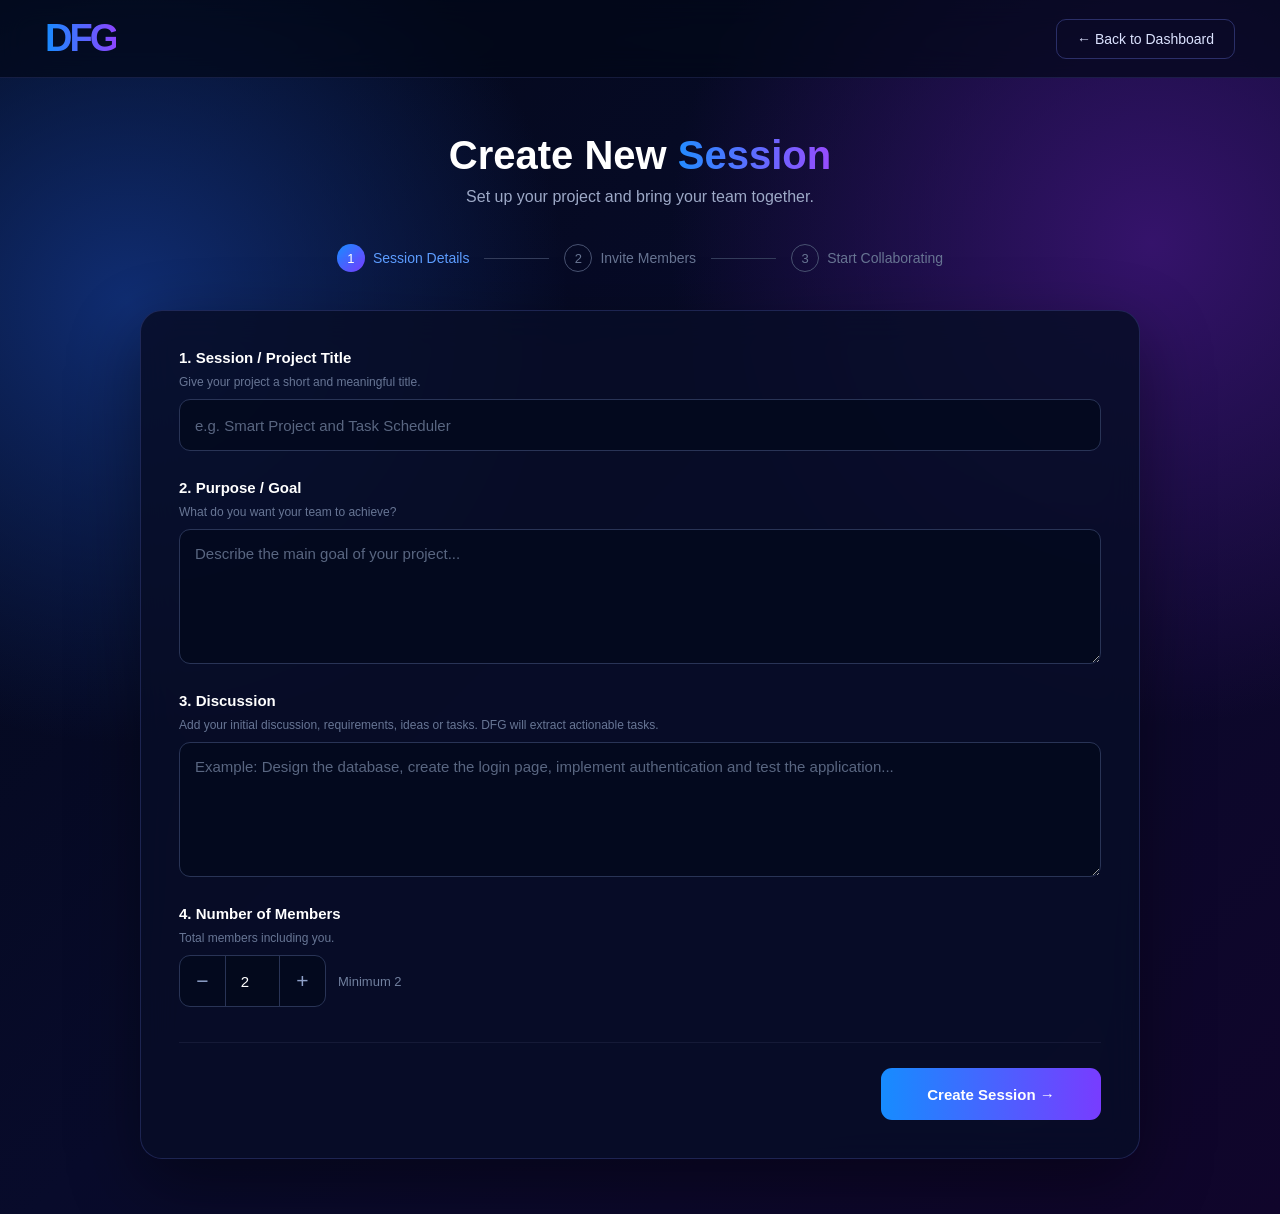
<file: create_session.html>
<!DOCTYPE html>
<html lang="en">

<head>
    <meta charset="UTF-8">
    <meta name="viewport" content="width=device-width, initial-scale=1.0">

    <title>DFG - Create Session</title>

    <style>
        * {
            margin: 0;
            padding: 0;
            box-sizing: border-box;
        }

        body {
            min-height: 100vh;
            font-family: Arial, sans-serif;
            color: white;

            background:
                radial-gradient(circle at 10% 25%, #102d72 0%, transparent 30%),
                radial-gradient(circle at 90% 20%, #35136b 0%, transparent 32%),
                linear-gradient(135deg, #020817, #080b2b, #10052b);
        }

        /* HEADER */

        header {
            height: 78px;
            padding: 0 45px;

            display: flex;
            align-items: center;
            justify-content: space-between;

            border-bottom: 1px solid rgba(130, 140, 255, 0.15);

            background: rgba(2, 8, 23, 0.7);
            backdrop-filter: blur(15px);
        }

        .logo {
            font-size: 38px;
            font-weight: 800;
            letter-spacing: -3px;

            background: linear-gradient(90deg, #168cff, #8b45ff);
            -webkit-background-clip: text;
            -webkit-text-fill-color: transparent;
        }

        .back {
            padding: 11px 20px;

            border: 1px solid rgba(120, 135, 255, 0.3);
            border-radius: 10px;

            background: transparent;
            color: #dce3ff;

            cursor: pointer;
            font-size: 14px;
        }

        .back:hover {
            background: rgba(100, 100, 255, 0.08);
        }

        /* MAIN */

        .main {
            width: min(1000px, 92%);
            margin: auto;
            padding: 55px 0;
        }

        .heading {
            text-align: center;
            margin-bottom: 38px;
        }

        .heading h1 {
            font-size: 40px;
            margin-bottom: 10px;
        }

        .heading h1 span {
            background: linear-gradient(90deg, #238cff, #984cff);
            -webkit-background-clip: text;
            -webkit-text-fill-color: transparent;
        }

        .heading p {
            color: #9da9c7;
            font-size: 16px;
        }

        /* PROGRESS */

        .steps {
            display: flex;
            justify-content: center;
            align-items: center;
            gap: 15px;

            margin-bottom: 38px;
        }

        .step {
            display: flex;
            align-items: center;
            gap: 8px;

            color: #687593;
            font-size: 14px;
        }

        .step.active {
            color: #5d9dff;
        }

        .circle {
            width: 28px;
            height: 28px;

            border-radius: 50%;

            display: flex;
            align-items: center;
            justify-content: center;

            border: 1px solid #485271;

            font-size: 13px;
        }

        .step.active .circle {
            background: linear-gradient(135deg, #168cff, #783cff);
            border: none;
            color: white;
        }

        .connector {
            width: 65px;
            height: 1px;
            background: #343d5b;
        }

        /* FORM CARD */

        .card {
            background: rgba(7, 13, 39, 0.86);

            border: 1px solid rgba(120, 135, 255, 0.2);

            border-radius: 22px;

            padding: 38px;

            box-shadow:
                0 25px 70px rgba(0, 0, 0, 0.4);

            backdrop-filter: blur(18px);
        }

        .form-grid {
            display: grid;
            grid-template-columns: 1fr 1fr;
            gap: 28px;
        }

        .field {
            display: flex;
            flex-direction: column;
        }

        .full {
            grid-column: 1 / -1;
        }

        label {
            font-size: 15px;
            font-weight: 600;
            margin-bottom: 9px;
        }

        .hint {
            color: #687695;
            font-size: 12px;
            margin-bottom: 10px;
        }

        input,
        textarea {
            width: 100%;

            border: 1px solid #293456;
            border-radius: 11px;

            background: rgba(3, 9, 28, 0.8);

            color: white;

            padding: 15px;

            font-size: 15px;

            outline: none;

            transition: 0.2s;
        }

        input {
            height: 52px;
        }

        textarea {
            min-height: 135px;
            resize: vertical;
            font-family: Arial, sans-serif;
        }

        input:focus,
        textarea:focus {
            border-color: #596cff;

            box-shadow:
                0 0 0 3px rgba(80, 90, 255, 0.08);
        }

        input::placeholder,
        textarea::placeholder {
            color: #596681;
        }

        /* MEMBERS */

        .member-box {
            display: flex;
            align-items: center;
            gap: 12px;
        }

        .member-control {
            display: flex;
            align-items: center;

            height: 52px;

            border: 1px solid #293456;
            border-radius: 11px;

            background: rgba(3, 9, 28, 0.8);
        }

        .member-control button {
            width: 45px;
            height: 100%;

            border: none;
            background: transparent;

            color: #8ea0c9;

            font-size: 21px;
            cursor: pointer;
        }

        .member-control button:hover {
            color: white;
        }

        #members {
            width: 55px;
            height: 100%;

            border: none;
            border-left: 1px solid #293456;
            border-right: 1px solid #293456;

            border-radius: 0;

            text-align: center;

            padding: 0;
        }

        .member-note {
            color: #71809f;
            font-size: 13px;
        }

        /* BUTTON */

        .bottom {
            display: flex;
            justify-content: flex-end;

            margin-top: 35px;
            padding-top: 25px;

            border-top: 1px solid rgba(100, 110, 150, 0.15);
        }

        .create-btn {
            min-width: 220px;
            height: 52px;

            border: none;
            border-radius: 11px;

            background: linear-gradient(
                90deg,
                #168cff,
                #783cff
            );

            color: white;

            font-size: 15px;
            font-weight: 700;

            cursor: pointer;

            transition: 0.2s;
        }

        .create-btn:hover {
            transform: translateY(-2px);

            box-shadow:
                0 12px 35px rgba(80, 80, 255, 0.25);
        }

        @media (max-width: 700px) {

            header {
                padding: 0 20px;
            }

            .main {
                padding: 40px 0;
            }

            .form-grid {
                grid-template-columns: 1fr;
            }

            .full {
                grid-column: auto;
            }

            .card {
                padding: 25px;
            }

            .heading h1 {
                font-size: 32px;
            }

            .connector {
                width: 25px;
            }
        }
    </style>
</head>


<body>

    <!-- HEADER -->

    <header>

        <div class="logo">
            DFG
        </div>

        <button
            class="back"
            onclick="window.location.href='/dashboard'">

            ← Back to Dashboard

        </button>

    </header>


    <!-- MAIN -->

    <main class="main">

        <div class="heading">

            <h1>
                Create New <span>Session</span>
            </h1>

            <p>
                Set up your project and bring your team together.
            </p>

        </div>


        <!-- PROGRESS -->

        <div class="steps">

            <div class="step active">

                <div class="circle">
                    1
                </div>

                Session Details

            </div>

            <div class="connector"></div>

            <div class="step">

                <div class="circle">
                    2
                </div>

                Invite Members

            </div>

            <div class="connector"></div>

            <div class="step">

                <div class="circle">
                    3
                </div>

                Start Collaborating

            </div>

        </div>


        <!-- FORM -->

        <div class="card">

            <form
                action="/create-session"
                method="POST">


                <div class="form-grid">


                    <!-- TITLE -->

                    <div class="field full">

                        <label for="title">
                            1. Session / Project Title
                        </label>

                        <div class="hint">
                            Give your project a short and meaningful title.
                        </div>

                        <input
                            type="text"
                            id="title"
                            name="title"
                            placeholder="e.g. Smart Project and Task Scheduler"
                            maxlength="100"
                            required>

                    </div>


                    <!-- GOAL -->

                    <div class="field full">

                        <label for="goal">
                            2. Purpose / Goal
                        </label>

                        <div class="hint">
                            What do you want your team to achieve?
                        </div>

                        <textarea
                            id="goal"
                            name="goal"
                            placeholder="Describe the main goal of your project..."
                            maxlength="500"
                            required></textarea>

                    </div>


                    <!-- DISCUSSION -->

                    <div class="field full">

                        <label for="discussion">
                            3. Discussion
                        </label>

                        <div class="hint">
                            Add your initial discussion, requirements,
                            ideas or tasks. DFG will extract actionable tasks.
                        </div>

                        <textarea
                            id="discussion"
                            name="discussion"
                            placeholder="Example: Design the database, create the login page, implement authentication and test the application..."
                            maxlength="2000"
                            required></textarea>

                    </div>


                    <!-- MEMBERS -->

                    <div class="field">

                        <label for="members">
                            4. Number of Members
                        </label>

                        <div class="hint">
                            Total members including you.
                        </div>

                        <div class="member-box">

                            <div class="member-control">

                                <button
                                    type="button"
                                    onclick="changeMembers(-1)">
                                    −
                                </button>

                                <input
                                    type="number"
                                    id="members"
                                    name="members"
                                    value="2"
                                    min="2"
                                    max="50"
                                    readonly>

                                <button
                                    type="button"
                                    onclick="changeMembers(1)">
                                    +
                                </button>

                            </div>

                            <span class="member-note">
                                Minimum 2
                            </span>

                        </div>

                    </div>


                </div>


                <!-- BUTTON -->

                <div class="bottom">

                    <button
                        type="submit"
                        class="create-btn">

                        Create Session →

                    </button>

                </div>


            </form>

        </div>

    </main>


    <script>

        function changeMembers(amount) {

            const input =
                document.getElementById("members");

            let value =
                parseInt(input.value);

            value += amount;

            if (value < 2) {
                value = 2;
            }

            if (value > 50) {
                value = 50;
            }

            input.value = value;
        }

    </script>

</body>

</html>
</file>
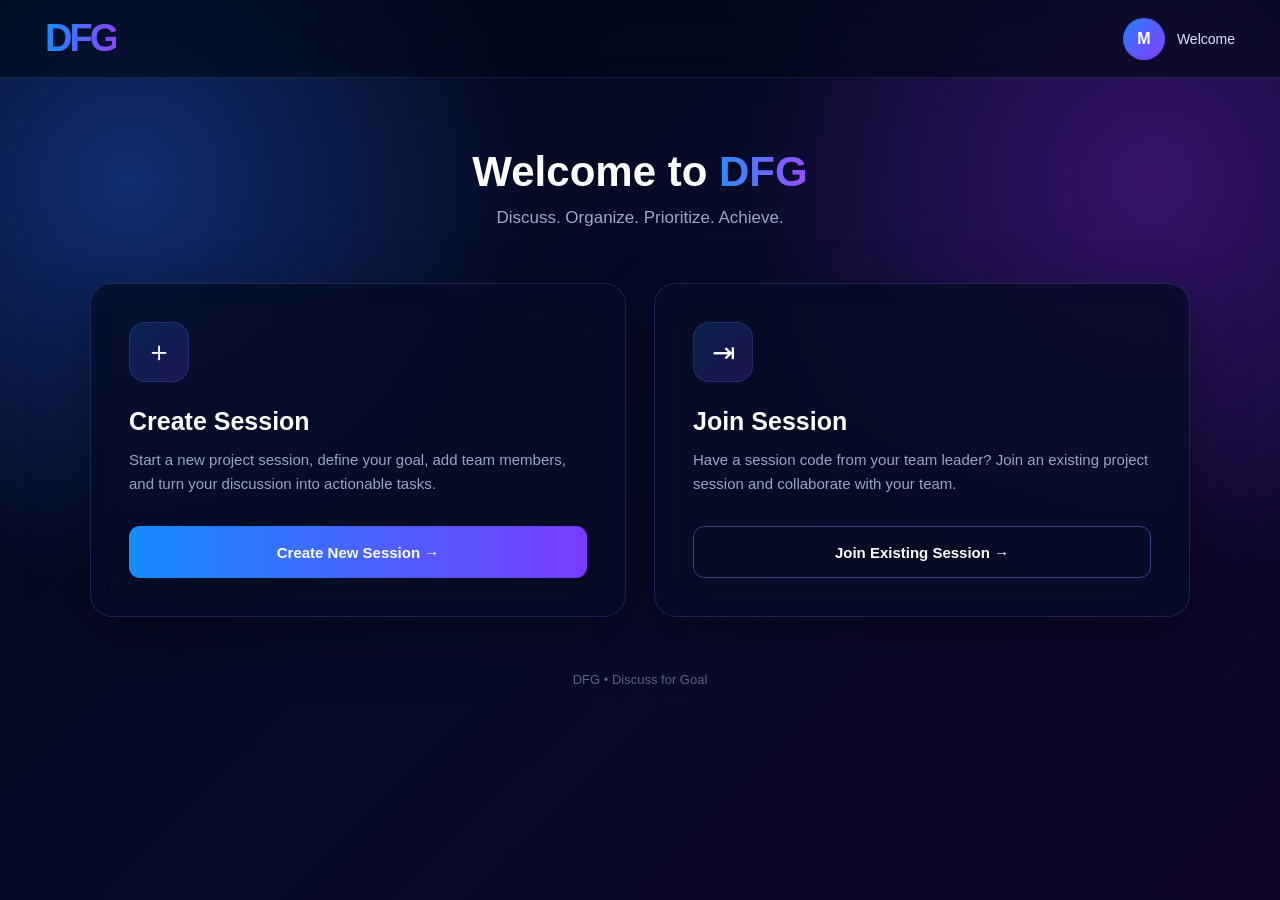
<file: dashboard.html>
<!DOCTYPE html>
<html lang="en">

<head>
    <meta charset="UTF-8">
    <meta name="viewport" content="width=device-width, initial-scale=1.0">

    <title>DFG - Dashboard</title>

    <style>
        * {
            margin: 0;
            padding: 0;
            box-sizing: border-box;
        }

        body {
            min-height: 100vh;
            font-family: Arial, sans-serif;
            color: white;

            background:
                radial-gradient(circle at 10% 20%, #102d72 0%, transparent 30%),
                radial-gradient(circle at 90% 20%, #35136b 0%, transparent 30%),
                linear-gradient(135deg, #020817, #080b2b, #10052b);
        }

        /* ---------------- HEADER ---------------- */

        header {
            height: 78px;
            padding: 0 45px;

            display: flex;
            align-items: center;
            justify-content: space-between;

            border-bottom: 1px solid rgba(130, 140, 255, 0.15);

            background: rgba(2, 8, 23, 0.65);
            backdrop-filter: blur(15px);
        }

        .logo {
            font-size: 38px;
            font-weight: 800;
            letter-spacing: -3px;

            background: linear-gradient(90deg, #168cff, #8b45ff);
            -webkit-background-clip: text;
            -webkit-text-fill-color: transparent;
        }

        .profile {
            display: flex;
            align-items: center;
            gap: 12px;
        }

        .avatar {
            width: 42px;
            height: 42px;

            border-radius: 50%;

            background: linear-gradient(135deg, #287cff, #853cff);

            display: flex;
            align-items: center;
            justify-content: center;

            font-weight: bold;
        }

        .profile-name {
            font-size: 14px;
            color: #dce3ff;
        }

        /* ---------------- MAIN ---------------- */

        .main {
            width: min(1100px, 92%);
            margin: auto;

            padding: 70px 0;
        }

        .welcome {
            text-align: center;
            margin-bottom: 55px;
        }

        .welcome h1 {
            font-size: 42px;
            margin-bottom: 12px;
        }

        .welcome h1 span {
            background: linear-gradient(90deg, #2d8cff, #9b4dff);
            -webkit-background-clip: text;
            -webkit-text-fill-color: transparent;
        }

        .welcome p {
            color: #9ba8c8;
            font-size: 17px;
        }

        /* ---------------- CARDS ---------------- */

        .cards {
            display: grid;
            grid-template-columns: 1fr 1fr;
            gap: 28px;
        }

        .card {
            position: relative;

            padding: 38px;

            min-height: 330px;

            border-radius: 22px;

            border: 1px solid rgba(120, 135, 255, 0.2);

            background: rgba(7, 13, 39, 0.82);

            box-shadow:
                0 20px 60px rgba(0, 0, 0, 0.35),
                inset 0 0 40px rgba(80, 80, 255, 0.025);

            backdrop-filter: blur(15px);

            transition: 0.25s;
        }

        .card:hover {
            transform: translateY(-5px);

            border-color: rgba(100, 120, 255, 0.5);

            box-shadow:
                0 25px 70px rgba(0, 0, 0, 0.45),
                0 0 30px rgba(70, 80, 255, 0.08);
        }

        .icon {
            width: 60px;
            height: 60px;

            border-radius: 16px;

            display: flex;
            align-items: center;
            justify-content: center;

            font-size: 28px;

            background: linear-gradient(
                135deg,
                rgba(30, 130, 255, 0.18),
                rgba(130, 55, 255, 0.18)
            );

            border: 1px solid rgba(100, 120, 255, 0.2);

            margin-bottom: 25px;
        }

        .card h2 {
            font-size: 25px;
            margin-bottom: 12px;
        }

        .card p {
            color: #98a5c4;
            line-height: 1.6;
            font-size: 15px;

            margin-bottom: 30px;
        }

        /* ---------------- BUTTONS ---------------- */

        .button {
            width: 100%;
            height: 52px;

            border: none;
            border-radius: 11px;

            color: white;

            font-size: 15px;
            font-weight: 600;

            cursor: pointer;

            background: linear-gradient(
                90deg,
                #168cff,
                #783cff
            );

            transition: 0.2s;
        }

        .button:hover {
            transform: translateY(-2px);

            box-shadow:
                0 10px 30px rgba(80, 80, 255, 0.25);
        }

        .join-button {
            background: transparent;

            border: 1px solid rgba(100, 130, 255, 0.45);
        }

        .join-button:hover {
            background: rgba(80, 90, 255, 0.08);
        }

        /* ---------------- FOOTER ---------------- */

        .footer {
            text-align: center;

            margin-top: 55px;

            color: #586684;

            font-size: 13px;
        }

        /* ---------------- RESPONSIVE ---------------- */

        @media (max-width: 750px) {

            header {
                padding: 0 20px;
            }

            .cards {
                grid-template-columns: 1fr;
            }

            .welcome h1 {
                font-size: 32px;
            }

            .main {
                padding: 45px 0;
            }
        }
    </style>
</head>


<body>

    <!-- HEADER -->

    <header>

        <div class="logo">
            DFG
        </div>

        <div class="profile">

            <div class="avatar">
                M
            </div>

            <div class="profile-name">
                Welcome
            </div>

        </div>

    </header>


    <!-- MAIN -->

    <main class="main">

        <section class="welcome">

            <h1>
                Welcome to <span>DFG</span>
            </h1>

            <p>
                Discuss. Organize. Prioritize. Achieve.
            </p>

        </section>


        <!-- ACTION CARDS -->

        <section class="cards">


            <!-- CREATE SESSION -->

            <div class="card">

                <div class="icon">
                    ＋
                </div>

                <h2>
                    Create Session
                </h2>

                <p>
                    Start a new project session, define your
                    goal, add team members, and turn your
                    discussion into actionable tasks.
                </p>

                <button
                    class="button"
                    onclick="createSession()">

                    Create New Session →

                </button>

            </div>


            <!-- JOIN SESSION -->

            <div class="card">

                <div class="icon">
                    ⇥
                </div>

                <h2>
                    Join Session
                </h2>

                <p>
                    Have a session code from your team leader?
                    Join an existing project session and
                    collaborate with your team.
                </p>

                <button
                    class="button join-button"
                    onclick="joinSession()">

                    Join Existing Session →

                </button>

            </div>


        </section>


        <div class="footer">

            DFG • Discuss for Goal

        </div>

    </main>


    <script>

        function createSession() {

            window.location.href =
                "/create-session";

        }


        function joinSession() {
            window.location.href = "/join-session";
        }

    </script>

</body>

</html>
</file>
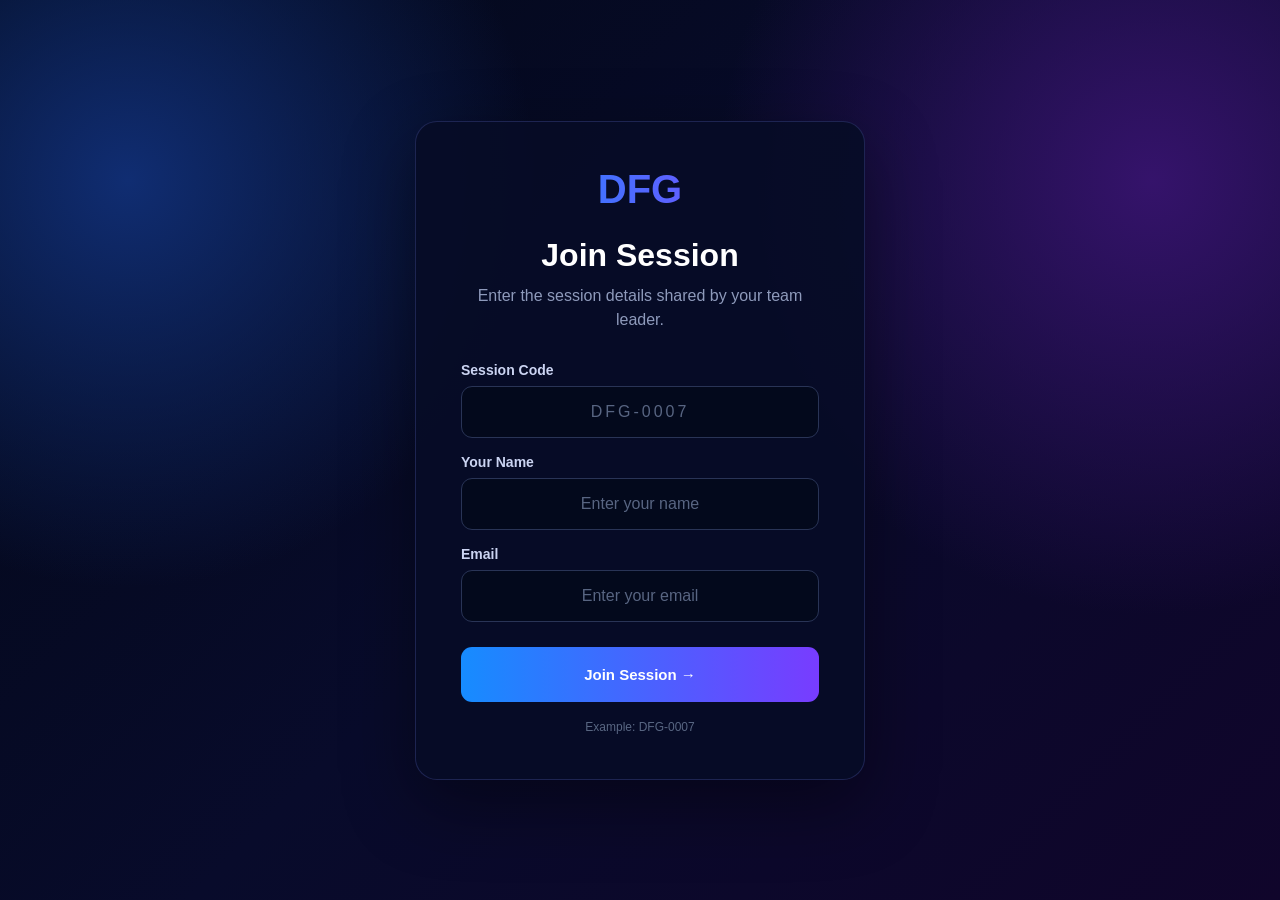
<file: join_session.html>
<!DOCTYPE html>
<html lang="en">

<head>
    <meta charset="UTF-8">
    <meta name="viewport" content="width=device-width, initial-scale=1.0">

    <title>DFG - Join Session</title>

    <style>

        * {
            box-sizing: border-box;
        }

        body {
            margin: 0;
            min-height: 100vh;

            display: flex;
            align-items: center;
            justify-content: center;

            font-family: Arial, sans-serif;
            color: white;

            background:
                radial-gradient(circle at 10% 20%, #102d72 0%, transparent 30%),
                radial-gradient(circle at 90% 20%, #35136b 0%, transparent 32%),
                linear-gradient(135deg, #020817, #080b2b, #10052b);
        }

        .card {
            width: 450px;
            padding: 45px;

            background: rgba(7, 13, 39, 0.92);

            border: 1px solid rgba(120, 135, 255, 0.2);

            border-radius: 22px;

            text-align: center;

            box-shadow: 0 25px 70px rgba(0, 0, 0, 0.4);
        }

        .logo {
            font-size: 40px;
            font-weight: 800;

            margin-bottom: 25px;

            background: linear-gradient(
                90deg,
                #168cff,
                #8b45ff
            );

            -webkit-background-clip: text;
            -webkit-text-fill-color: transparent;
        }

        h1 {
            margin-bottom: 10px;
        }

        .subtitle {
            color: #8e9abb;
            margin-bottom: 30px;
            line-height: 1.5;
        }

        label {
            display: block;

            margin-top: 16px;
            margin-bottom: 8px;

            text-align: left;

            color: #cbd4f2;

            font-size: 14px;
            font-weight: 600;
        }

        input {
            width: 100%;
            height: 52px;

            padding: 15px;

            border-radius: 11px;

            border: 1px solid #293456;

            background: #03091c;

            color: white;

            text-align: center;

            font-size: 16px;

            outline: none;
        }

        #session_code {
            letter-spacing: 3px;
        }

        input:focus {
            border-color: #596cff;
        }

        input::placeholder {
            color: #586582;
        }

        button {
            width: 100%;
            height: 55px;

            margin-top: 25px;

            border: none;
            border-radius: 11px;

            color: white;

            font-size: 15px;
            font-weight: 700;

            cursor: pointer;

            background: linear-gradient(
                90deg,
                #168cff,
                #783cff
            );

            transition: 0.2s;
        }

        button:hover {
            transform: translateY(-2px);

            box-shadow:
                0 12px 30px rgba(80, 80, 255, 0.25);
        }

        .hint {
            margin-top: 18px;

            color: #596783;

            font-size: 12px;
        }

    </style>

</head>


<body>

    <div class="card">

        <div class="logo">
            DFG
        </div>

        <h1>
            Join Session
        </h1>

        <div class="subtitle">
            Enter the session details shared by your team leader.
        </div>


        <form action="/join-session" method="POST">


            <!-- SESSION CODE -->

            <label for="session_code">
                Session Code
            </label>

            <input
                type="text"
                id="session_code"
                name="session_code"
                placeholder="DFG-0007"
                required
                autocomplete="off"
            >


            <!-- NAME -->

            <label for="name">
                Your Name
            </label>

            <input
                type="text"
                id="name"
                name="name"
                placeholder="Enter your name"
                required
                autocomplete="name"
            >


            <!-- EMAIL -->

            <label for="email">
                Email
            </label>

            <input
                type="email"
                id="email"
                name="email"
                placeholder="Enter your email"
                required
                autocomplete="email"
            >


            <button type="submit">
                Join Session →
            </button>

        </form>


        <div class="hint">
            Example: DFG-0007
        </div>

    </div>

</body>

</html>
</file>
